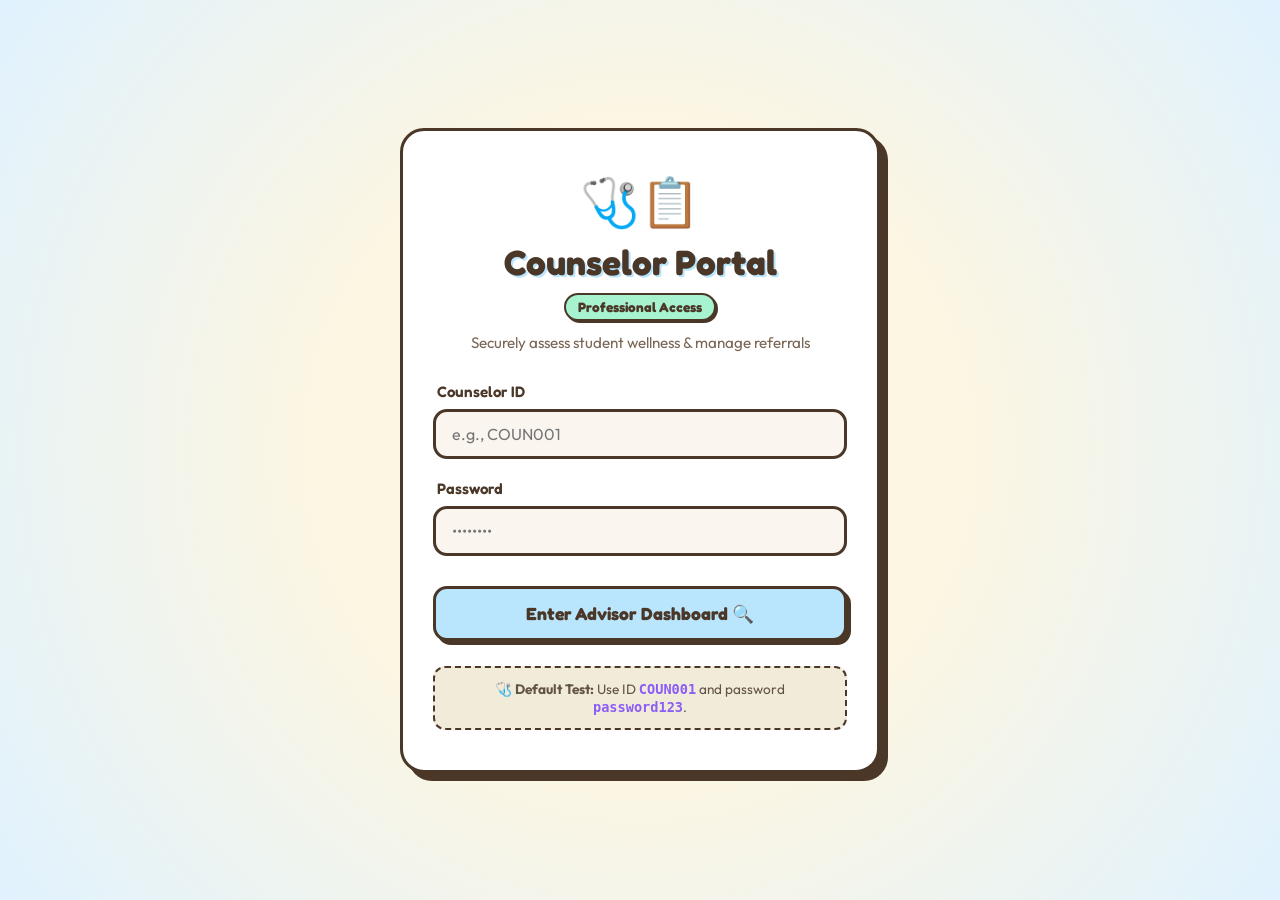
<file: frontend/counselor/login.html>
<!DOCTYPE html>
<html lang="en">
<head>
    <meta charset="UTF-8">
    <meta name="viewport" content="width=device-width, initial-scale=1.0">
    <title>Counselor Login - KawanKu AI</title>
    <!-- Google Fonts -->
    <link rel="preconnect" href="https://fonts.googleapis.com">
    <link rel="preconnect" href="https://fonts.gstatic.com" crossorigin>
    <link href="https://fonts.googleapis.com/css2?family=Fredoka:wght@300..700&family=Outfit:wght@300;400;500;600;700;800&display=swap" rel="stylesheet">
    <style>
        * {
            margin: 0;
            padding: 0;
            box-sizing: border-box;
        }

        :root {
            --bg-color: #fdf6e2;
            --text-color: #4a3728;
            --accent-purple: #8b5cf6;
            --accent-mint: #a7f3d0;
            --accent-blue: #bae6fd;
            --border-color: #4a3728;
            --card-bg: #ffffff;
        }

        body {
            font-family: 'Outfit', sans-serif;
            background: radial-gradient(circle, #fdf6e2 40%, #e0f2fe 100%);
            color: var(--text-color);
            min-height: 100vh;
            display: flex;
            align-items: center;
            justify-content: center;
            padding: 20px;
        }

        .container {
            width: 100%;
            max-width: 480px;
        }

        .card {
            background: var(--card-bg);
            border: 3px solid var(--border-color);
            border-radius: 24px;
            padding: 40px 30px;
            box-shadow: 8px 8px 0px 0px var(--border-color);
            position: relative;
            text-align: center;
        }

        .logo-section {
            margin-bottom: 30px;
        }

        .logo-icon {
            font-size: 3rem;
            display: inline-block;
            animation: float 3s ease-in-out infinite;
        }

        @keyframes float {
            0%, 100% { transform: translateY(0) rotate(0deg); }
            50% { transform: translateY(-8px) rotate(-3deg); }
        }

        h1 {
            font-family: 'Fredoka', sans-serif;
            font-size: 2.2rem;
            margin-top: 10px;
            color: var(--text-color);
            text-shadow: 2px 2px 0px var(--accent-blue);
        }

        .badge {
            display: inline-block;
            background: var(--accent-mint);
            border: 2px solid var(--border-color);
            font-family: 'Fredoka', sans-serif;
            font-size: 0.85rem;
            font-weight: 700;
            padding: 4px 12px;
            border-radius: 20px;
            margin-top: 10px;
            box-shadow: 2px 2px 0px 0px var(--border-color);
        }

        p.subtitle {
            font-size: 0.95rem;
            color: #7a6655;
            margin-top: 12px;
        }

        .form-group {
            margin-bottom: 20px;
            text-align: left;
        }

        label {
            display: block;
            font-family: 'Fredoka', sans-serif;
            font-size: 0.95rem;
            font-weight: 600;
            margin-bottom: 8px;
            padding-left: 4px;
        }

        input {
            width: 100%;
            padding: 12px 16px;
            font-family: inherit;
            font-size: 1rem;
            color: var(--text-color);
            background: #faf6ef;
            border: 3px solid var(--border-color);
            border-radius: 14px;
            outline: none;
            transition: all 0.2s ease;
        }

        input:focus {
            background: #ffffff;
            box-shadow: 4px 4px 0px 0px var(--border-color);
            transform: translate(-2px, -2px);
        }

        .btn {
            width: 100%;
            padding: 14px;
            font-family: 'Fredoka', sans-serif;
            font-size: 1.1rem;
            font-weight: 700;
            color: var(--text-color);
            border: 3px solid var(--border-color);
            border-radius: 14px;
            cursor: pointer;
            outline: none;
            transition: all 0.2s ease;
            margin-top: 10px;
            background: var(--accent-blue);
            box-shadow: 4px 4px 0px 0px var(--border-color);
        }

        .btn:hover {
            transform: translate(-2px, -2px);
            box-shadow: 6px 6px 0px 0px var(--border-color);
        }

        .btn:active {
            transform: translate(2px, 2px);
            box-shadow: 2px 2px 0px 0px var(--border-color);
        }

        .alert {
            background: #fee2e2;
            border: 2px solid #ef4444;
            color: #b91c1c;
            padding: 12px;
            border-radius: 12px;
            font-size: 0.9rem;
            margin-bottom: 20px;
            display: none;
            font-weight: 500;
        }

        .test-credentials {
            margin-top: 25px;
            padding: 12px;
            background: #f1ebd9;
            border-radius: 12px;
            font-size: 0.85rem;
            color: #635345;
            border: 2px dashed var(--border-color);
        }

        .test-credentials code {
            font-weight: bold;
            color: var(--accent-purple);
        }

        .loading-overlay {
            position: absolute;
            top: 0;
            left: 0;
            right: 0;
            bottom: 0;
            background: rgba(253, 246, 226, 0.8);
            border-radius: 20px;
            display: flex;
            align-items: center;
            justify-content: center;
            z-index: 10;
            opacity: 0;
            pointer-events: none;
            transition: opacity 0.3s ease;
        }

        .loading-overlay.active {
            opacity: 1;
            pointer-events: auto;
        }

        .spinner {
            width: 40px;
            height: 40px;
            border: 5px solid #faf6ef;
            border-top: 5px solid var(--accent-purple);
            border-radius: 50%;
            animation: spin 0.8s linear infinite;
        }

        @keyframes spin {
            to { transform: rotate(360deg); }
        }
    </style>
</head>
<body>
    <div class="container">
        <div class="card">
            <div class="loading-overlay" id="loadingOverlay">
                <div class="spinner"></div>
            </div>

            <div class="logo-section">
                <span class="logo-icon">🩺📋</span>
                <h1>Counselor Portal</h1>
                <div class="badge">Professional Access</div>
                <p class="subtitle">Securely assess student wellness & manage referrals</p>
            </div>

            <div class="alert" id="alertBox">Error message here</div>

            <form id="loginForm" onsubmit="handleLogin(event)">
                <div class="form-group">
                    <label for="counselorId">Counselor ID</label>
                    <input type="text" id="counselorId" placeholder="e.g., COUN001" required autocomplete="username">
                </div>
                <div class="form-group">
                    <label for="password">Password</label>
                    <input type="password" id="password" placeholder="••••••••" required autocomplete="current-password">
                </div>
                <button type="submit" class="btn">Enter Advisor Dashboard 🔍</button>
            </form>

            <div class="test-credentials">
                🩺 <strong>Default Test:</strong> Use ID <code>COUN001</code> and password <code>password123</code>.
            </div>
        </div>
    </div>

    <script>
        const API_BASE = 'http://localhost:5000/api';

        // Pre-populate mock accounts in local storage
        if (!localStorage.getItem('kawanku_local_counselors')) {
            localStorage.setItem('kawanku_local_counselors', JSON.stringify([
                { counselor_id: 'COUN001', password: 'password123', full_name: 'Advisor Henderson' }
            ]));
        }

        function showAlert(msg) {
            const alertBox = document.getElementById('alertBox');
            alertBox.innerText = msg;
            alertBox.style.display = 'block';
        }

        function showLoading(show) {
            const loader = document.getElementById('loadingOverlay');
            if (show) {
                loader.classList.add('active');
            } else {
                loader.classList.remove('active');
            }
        }

        async function handleLogin(event) {
            event.preventDefault();
            const counselorId = document.getElementById('counselorId').value.trim();
            const password = document.getElementById('password').value;
            const alertBox = document.getElementById('alertBox');
            alertBox.style.display = 'none';

            showLoading(true);

            // Attempt backend API call first
            try {
                const response = await fetch(`${API_BASE}/auth/counselor/login`, {
                    method: 'POST',
                    headers: { 'Content-Type': 'application/json' },
                    body: JSON.stringify({ counselor_id: counselorId, password })
                });

                const data = await response.json();
                if (response.ok) {
                    localStorage.setItem('kawanku_counselor_session', JSON.stringify({
                        counselor_id: data.counselor_id,
                        full_name: data.full_name,
                        token: data.token
                    }));
                    window.location.href = 'index.html';
                    return;
                }
            } catch (error) {
                console.warn("Backend connection failed, falling back to offline localStorage login:", error);
            }

            // Offline localstorage fallback
            setTimeout(() => {
                showLoading(false);
                const localCounselors = JSON.parse(localStorage.getItem('kawanku_local_counselors') || '[]');
                const counselor = localCounselors.find(c => c.counselor_id === counselorId);

                if (counselor && counselor.password === password) {
                    localStorage.setItem('kawanku_counselor_session', JSON.stringify({
                        counselor_id: counselor.counselor_id,
                        full_name: counselor.full_name,
                        token: 'mock-offline-token'
                    }));
                    window.location.href = 'index.html';
                } else {
                    showAlert('Invalid counselor ID or password. Please try again.');
                }
            }, 500);
        }
    </script>
</body>
</html>
</file>
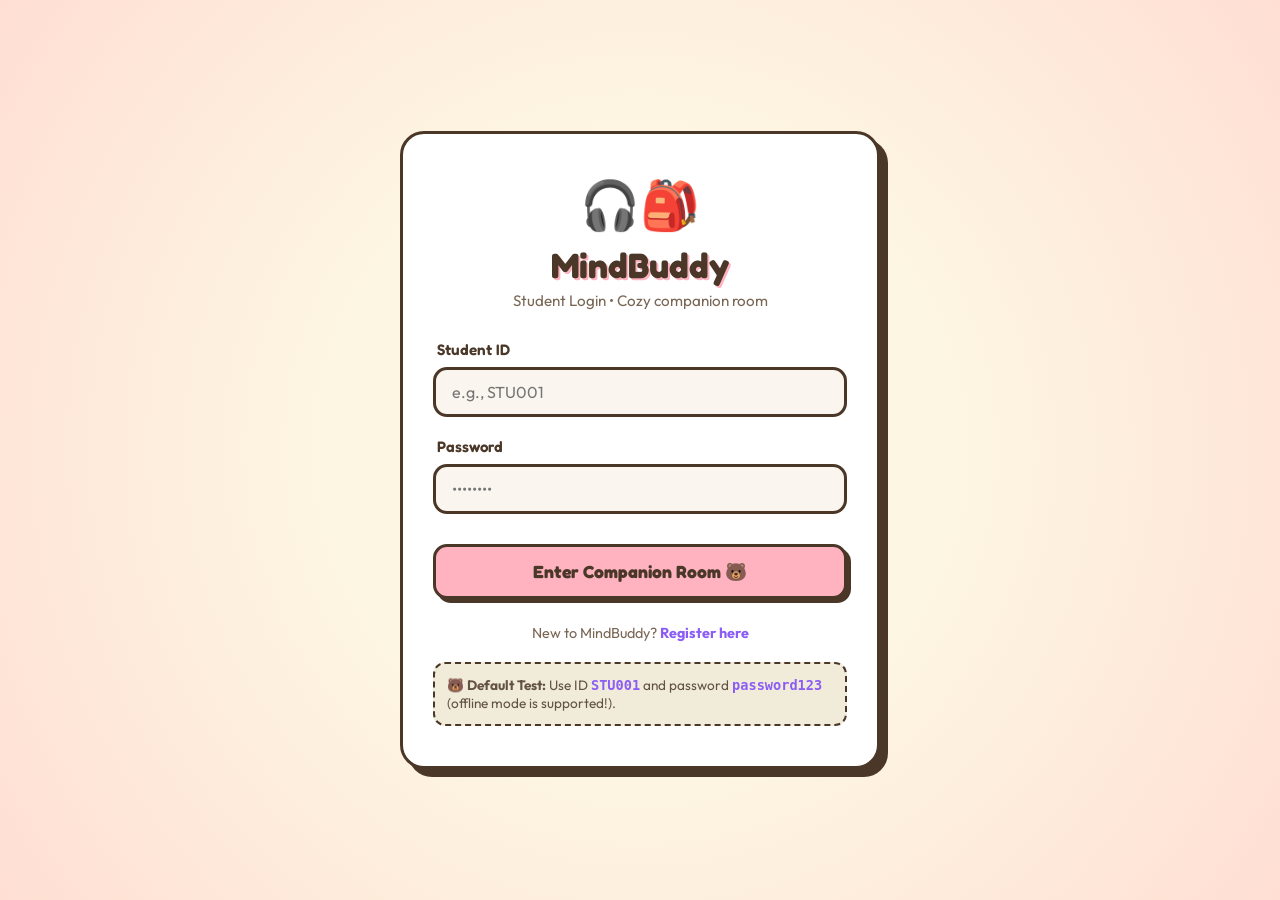
<file: frontend/student/login.html>
<!DOCTYPE html>
<html lang="en">
<head>
    <meta charset="UTF-8">
    <meta name="viewport" content="width=device-width, initial-scale=1.0">
    <title>Student Login - MindBuddy</title>
    <!-- Google Fonts -->
    <link rel="preconnect" href="https://fonts.googleapis.com">
    <link rel="preconnect" href="https://fonts.gstatic.com" crossorigin>
    <link href="https://fonts.googleapis.com/css2?family=Fredoka:wght@300..700&family=Outfit:wght@300;400;500;600;700;800&display=swap" rel="stylesheet">
    <style>
        * {
            margin: 0;
            padding: 0;
            box-sizing: border-box;
        }

        :root {
            --bg-color: #fdf6e2;
            --text-color: #4a3728;
            --accent-purple: #8b5cf6;
            --accent-pink: #ffb3c1;
            --accent-peach: #ffd0b0;
            --accent-mint: #a7f3d0;
            --border-color: #4a3728;
            --card-bg: #ffffff;
        }

        body {
            font-family: 'Outfit', sans-serif;
            background: radial-gradient(circle, #fdf6e2 40%, #ffdfd3 100%);
            color: var(--text-color);
            min-height: 100vh;
            display: flex;
            align-items: center;
            justify-content: center;
            padding: 20px;
        }

        .container {
            width: 100%;
            max-width: 480px;
            perspective: 1000px;
        }

        .card {
            background: var(--card-bg);
            border: 3px solid var(--border-color);
            border-radius: 24px;
            padding: 40px 30px;
            box-shadow: 8px 8px 0px 0px var(--border-color);
            position: relative;
            transform-style: preserve-3d;
            transition: transform 0.6s;
        }

        .logo-section {
            text-align: center;
            margin-bottom: 30px;
        }

        .logo-icon {
            font-size: 3rem;
            display: inline-block;
            animation: float 3s ease-in-out infinite;
        }

        @keyframes float {
            0%, 100% { transform: translateY(0) rotate(0deg); }
            50% { transform: translateY(-8px) rotate(3deg); }
        }

        h1 {
            font-family: 'Fredoka', sans-serif;
            font-size: 2.2rem;
            margin-top: 10px;
            color: var(--text-color);
            text-shadow: 2px 2px 0px var(--accent-pink);
        }

        p.subtitle {
            font-size: 0.95rem;
            color: #7a6655;
            margin-top: 5px;
        }

        .form-group {
            margin-bottom: 20px;
            text-align: left;
        }

        label {
            display: block;
            font-family: 'Fredoka', sans-serif;
            font-size: 0.95rem;
            font-weight: 600;
            margin-bottom: 8px;
            padding-left: 4px;
        }

        input {
            width: 100%;
            padding: 12px 16px;
            font-family: inherit;
            font-size: 1rem;
            color: var(--text-color);
            background: #faf6ef;
            border: 3px solid var(--border-color);
            border-radius: 14px;
            outline: none;
            transition: all 0.2s ease;
        }

        input:focus {
            background: #ffffff;
            box-shadow: 4px 4px 0px 0px var(--border-color);
            transform: translate(-2px, -2px);
        }

        .btn {
            width: 100%;
            padding: 14px;
            font-family: 'Fredoka', sans-serif;
            font-size: 1.1rem;
            font-weight: 700;
            color: var(--text-color);
            border: 3px solid var(--border-color);
            border-radius: 14px;
            cursor: pointer;
            outline: none;
            transition: all 0.2s ease;
            margin-top: 10px;
        }

        .btn-primary {
            background: var(--accent-pink);
            box-shadow: 4px 4px 0px 0px var(--border-color);
        }

        .btn-primary:hover {
            transform: translate(-2px, -2px);
            box-shadow: 6px 6px 0px 0px var(--border-color);
        }

        .btn-primary:active {
            transform: translate(2px, 2px);
            box-shadow: 2px 2px 0px 0px var(--border-color);
        }

        .toggle-text {
            text-align: center;
            margin-top: 25px;
            font-size: 0.9rem;
            color: #7a6655;
        }

        .toggle-text a {
            color: var(--accent-purple);
            text-decoration: none;
            font-weight: 700;
        }

        .toggle-text a:hover {
            text-decoration: underline;
        }

        .alert {
            background: #fee2e2;
            border: 2px solid #ef4444;
            color: #b91c1c;
            padding: 12px;
            border-radius: 12px;
            font-size: 0.9rem;
            margin-bottom: 20px;
            display: none;
            font-weight: 500;
            text-align: center;
        }

        .test-credentials {
            margin-top: 20px;
            padding: 12px;
            background: #f1ebd9;
            border-radius: 12px;
            font-size: 0.85rem;
            color: #635345;
            border: 2px dashed var(--border-color);
        }

        .test-credentials code {
            font-weight: bold;
            color: var(--accent-purple);
        }

        .loading-overlay {
            position: absolute;
            top: 0;
            left: 0;
            right: 0;
            bottom: 0;
            background: rgba(253, 246, 226, 0.8);
            border-radius: 20px;
            display: flex;
            align-items: center;
            justify-content: center;
            z-index: 10;
            opacity: 0;
            pointer-events: none;
            transition: opacity 0.3s ease;
        }

        .loading-overlay.active {
            opacity: 1;
            pointer-events: auto;
        }

        .spinner {
            width: 40px;
            height: 40px;
            border: 5px solid #faf6ef;
            border-top: 5px solid var(--accent-purple);
            border-radius: 50%;
            animation: spin 0.8s linear infinite;
        }

        @keyframes spin {
            to { transform: rotate(360deg); }
        }
    </style>
</head>
<body>
    <div class="container">
        <!-- Login Card -->
        <div class="card" id="authCard">
            <div class="loading-overlay" id="loadingOverlay">
                <div class="spinner"></div>
            </div>

            <div class="logo-section">
                <span class="logo-icon">🎧🎒</span>
                <h1 id="titleText">MindBuddy</h1>
                <p class="subtitle" id="subtitleText">Student Login • Cozy companion room</p>
            </div>

            <div class="alert" id="alertBox">Error message here</div>

            <!-- Login Form -->
            <form id="loginForm" onsubmit="handleLogin(event)">
                <div class="form-group">
                    <label for="studentId">Student ID</label>
                    <input type="text" id="studentId" placeholder="e.g., STU001" required autocomplete="username">
                </div>
                <div class="form-group">
                    <label for="password">Password</label>
                    <input type="password" id="password" placeholder="••••••••" required autocomplete="current-password">
                </div>
                <button type="submit" class="btn btn-primary">Enter Companion Room 🐻</button>
            </form>

            <!-- Register Form (hidden initially) -->
            <form id="registerForm" onsubmit="handleRegister(event)" style="display: none;">
                <div class="form-group">
                    <label for="regStudentId">Student ID</label>
                    <input type="text" id="regStudentId" placeholder="e.g., STU002" required>
                </div>
                <div class="form-group">
                    <label for="regFullName">Full Name</label>
                    <input type="text" id="regFullName" placeholder="e.g., Jane Doe" required>
                </div>
                <div class="form-group">
                    <label for="regEmail">Email Address</label>
                    <input type="email" id="regEmail" placeholder="jane@school.edu" required>
                </div>
                <div class="form-group">
                    <label for="regPassword">Password</label>
                    <input type="password" id="regPassword" placeholder="••••••••" required>
                </div>
                <button type="submit" class="btn btn-primary" style="background: var(--accent-mint);">Register Account 🎒</button>
            </form>

            <div class="toggle-text">
                <span id="toggleQuestion">New to MindBuddy?</span> 
                <a href="#" id="toggleBtn" onclick="toggleMode(event)">Register here</a>
            </div>

            <div class="test-credentials">
                🐻 <strong>Default Test:</strong> Use ID <code>STU001</code> and password <code>password123</code> (offline mode is supported!).
            </div>
        </div>
    </div>

    <script>
        let isLoginMode = true;
        const API_BASE = 'http://localhost:5000/api';

        // Pre-populate mock accounts in local storage if not present
        if (!localStorage.getItem('kawanku_local_students')) {
            localStorage.setItem('kawanku_local_students', JSON.stringify([
                { student_id: 'STU001', password: 'password123', full_name: 'Super Star Student', email: 'stu001@school.edu' }
            ]));
        }

        function toggleMode(e) {
            e.preventDefault();
            const alertBox = document.getElementById('alertBox');
            alertBox.style.display = 'none';

            isLoginMode = !isLoginMode;
            if (isLoginMode) {
                document.getElementById('loginForm').style.display = 'block';
                document.getElementById('registerForm').style.display = 'none';
                document.getElementById('titleText').innerText = 'MindBuddy';
                document.getElementById('subtitleText').innerText = 'Student Login • Cozy companion room';
                document.getElementById('toggleQuestion').innerText = 'New to MindBuddy?';
                document.getElementById('toggleBtn').innerText = 'Register here';
            } else {
                document.getElementById('loginForm').style.display = 'none';
                document.getElementById('registerForm').style.display = 'block';
                document.getElementById('titleText').innerText = 'Join MindBuddy';
                document.getElementById('subtitleText').innerText = 'Create your student companion account';
                document.getElementById('toggleQuestion').innerText = 'Already have an account?';
                document.getElementById('toggleBtn').innerText = 'Login here';
            }
        }

        function showAlert(msg) {
            const alertBox = document.getElementById('alertBox');
            alertBox.innerText = msg;
            alertBox.style.display = 'block';
        }

        function showLoading(show) {
            const loader = document.getElementById('loadingOverlay');
            if (show) {
                loader.classList.add('active');
            } else {
                loader.classList.remove('active');
            }
        }

        async function handleLogin(event) {
            event.preventDefault();
            const studentId = document.getElementById('studentId').value.trim();
            const password = document.getElementById('password').value;
            const alertBox = document.getElementById('alertBox');
            alertBox.style.display = 'none';

            showLoading(true);

            // Attempt backend API call first
            try {
                const response = await fetch(`${API_BASE}/auth/student/login`, {
                    method: 'POST',
                    headers: { 'Content-Type': 'application/json' },
                    body: JSON.stringify({ student_id: studentId, password })
                });

                const data = await response.json();
                if (response.ok) {
                    localStorage.setItem('kawanku_student_session', JSON.stringify({
                        student_id: data.student_id,
                        full_name: data.full_name,
                        token: data.token
                    }));
                    window.location.href = '/index.html';
                    return;
                }
            } catch (error) {
                console.warn("Backend connection failed, falling back to offline localStorage login:", error);
            }

            // Offline localstorage fallback
            setTimeout(() => {
                showLoading(false);
                const localStudents = JSON.parse(localStorage.getItem('kawanku_local_students') || '[]');
                const student = localStudents.find(s => s.student_id === studentId);

                if (student && student.password === password) {
                    localStorage.setItem('kawanku_student_session', JSON.stringify({
                        student_id: student.student_id,
                        full_name: student.full_name,
                        token: 'mock-offline-token'
                    }));
                    window.location.href = '/index.html';
                } else {
                    showAlert('Invalid student ID or password. Please try again.');
                }
            }, 500);
        }

        async function handleRegister(event) {
            event.preventDefault();
            const studentId = document.getElementById('regStudentId').value.trim();
            const fullName = document.getElementById('regFullName').value.trim();
            const email = document.getElementById('regEmail').value.trim();
            const password = document.getElementById('regPassword').value;
            const alertBox = document.getElementById('alertBox');
            alertBox.style.display = 'none';

            showLoading(true);

            // Attempt backend registration
            try {
                const response = await fetch(`${API_BASE}/auth/student/register`, {
                    method: 'POST',
                    headers: { 'Content-Type': 'application/json' },
                    body: JSON.stringify({
                        student_id: studentId,
                        full_name: fullName,
                        email: email,
                        password: password
                    })
                });

                const data = await response.json();
                if (response.ok) {
                    showLoading(false);
                    // Add locally for redundancy
                    saveStudentLocally(studentId, password, fullName, email);
                    showAlert('Account created! Please log in below.');
                    setTimeout(() => { isLoginMode = false; toggleMode({ preventDefault: () => {} }); }, 1000);
                    return;
                } else {
                    showLoading(false);
                    showAlert(data.error || 'Registration failed');
                    return;
                }
            } catch (error) {
                console.warn("Backend connection failed, performing offline registration:", error);
            }

            // Offline registration fallback
            setTimeout(() => {
                showLoading(false);
                const localStudents = JSON.parse(localStorage.getItem('kawanku_local_students') || '[]');
                if (localStudents.some(s => s.student_id === studentId)) {
                    showAlert('Student ID is already registered.');
                } else {
                    saveStudentLocally(studentId, password, fullName, email);
                    alert('Registration successful! (Offline Mode)');
                    isLoginMode = false;
                    toggleMode({ preventDefault: () => {} });
                    document.getElementById('studentId').value = studentId;
                }
            }, 500);
        }

        function saveStudentLocally(student_id, password, full_name, email) {
            const localStudents = JSON.parse(localStorage.getItem('kawanku_local_students') || '[]');
            localStudents.push({ student_id, password, full_name, email });
            localStorage.setItem('kawanku_local_students', JSON.stringify(localStudents));
        }
    </script>
</body>
</html>
</file>
